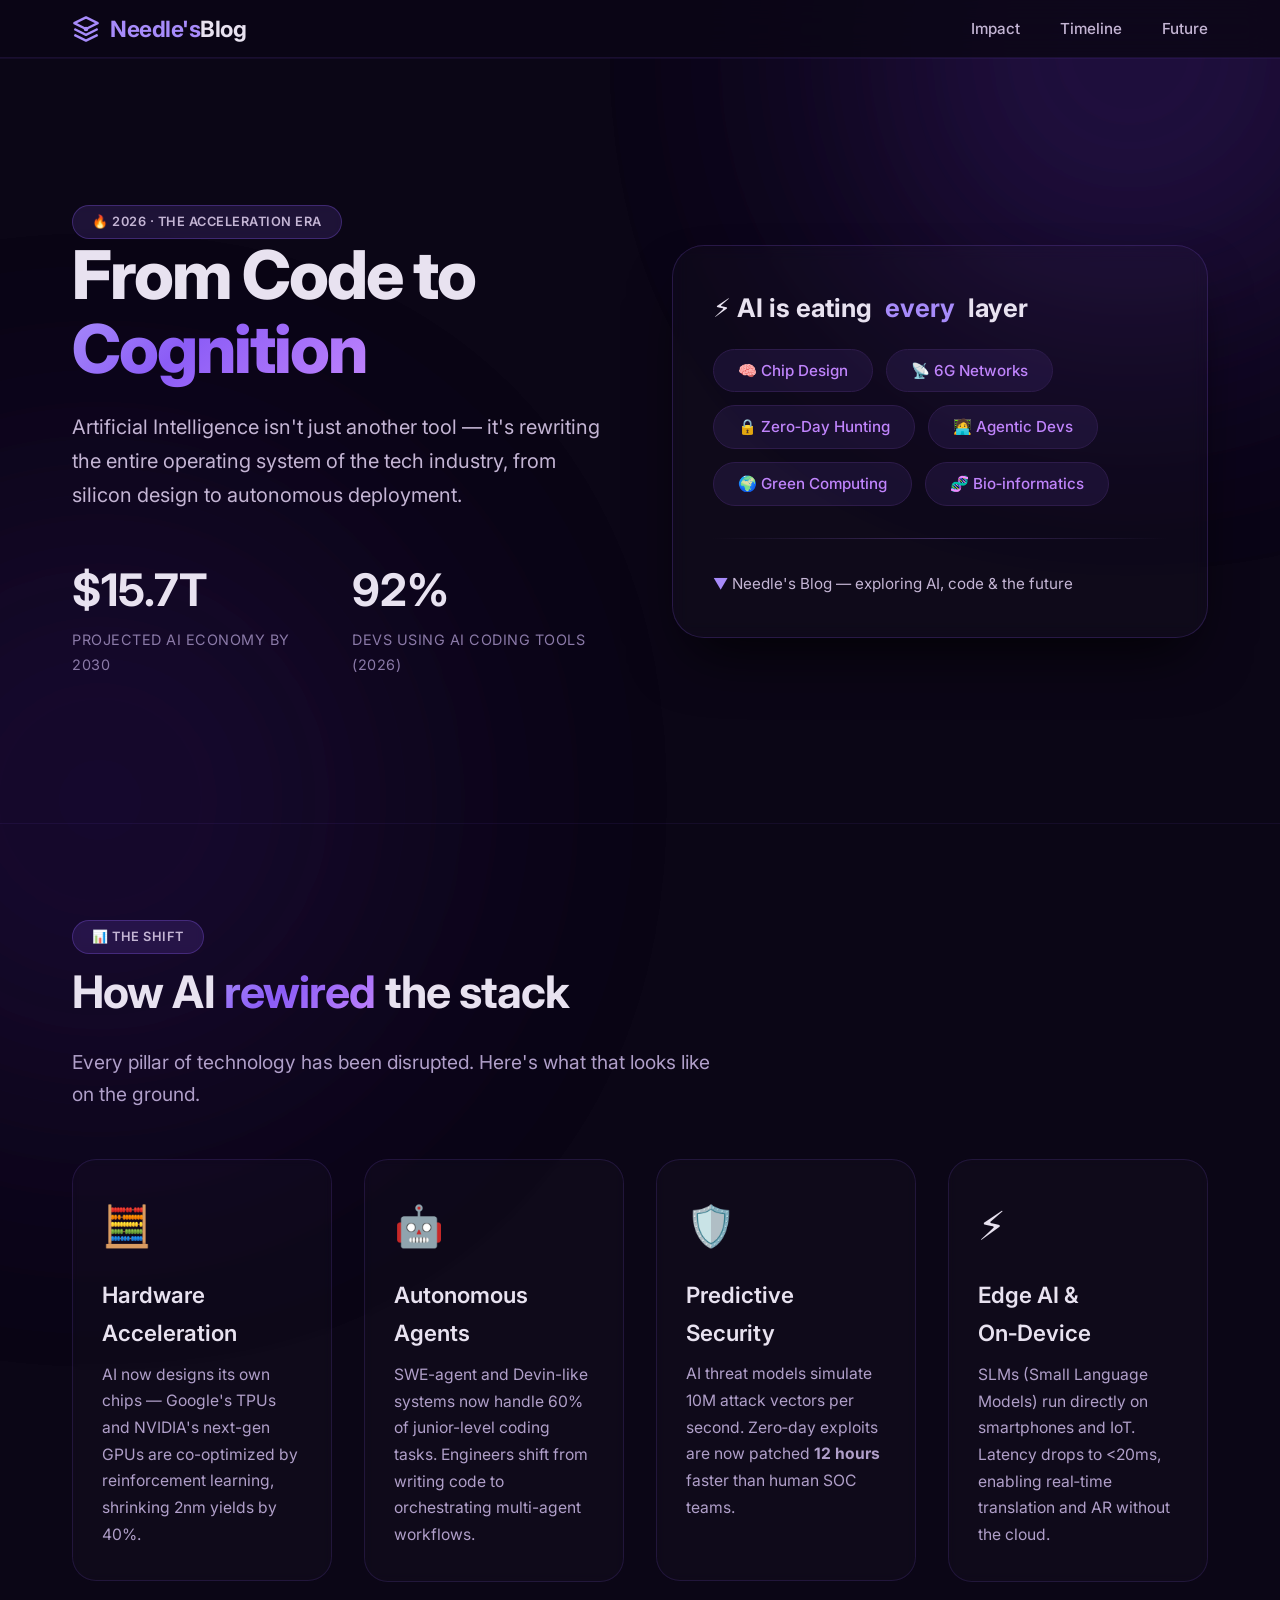
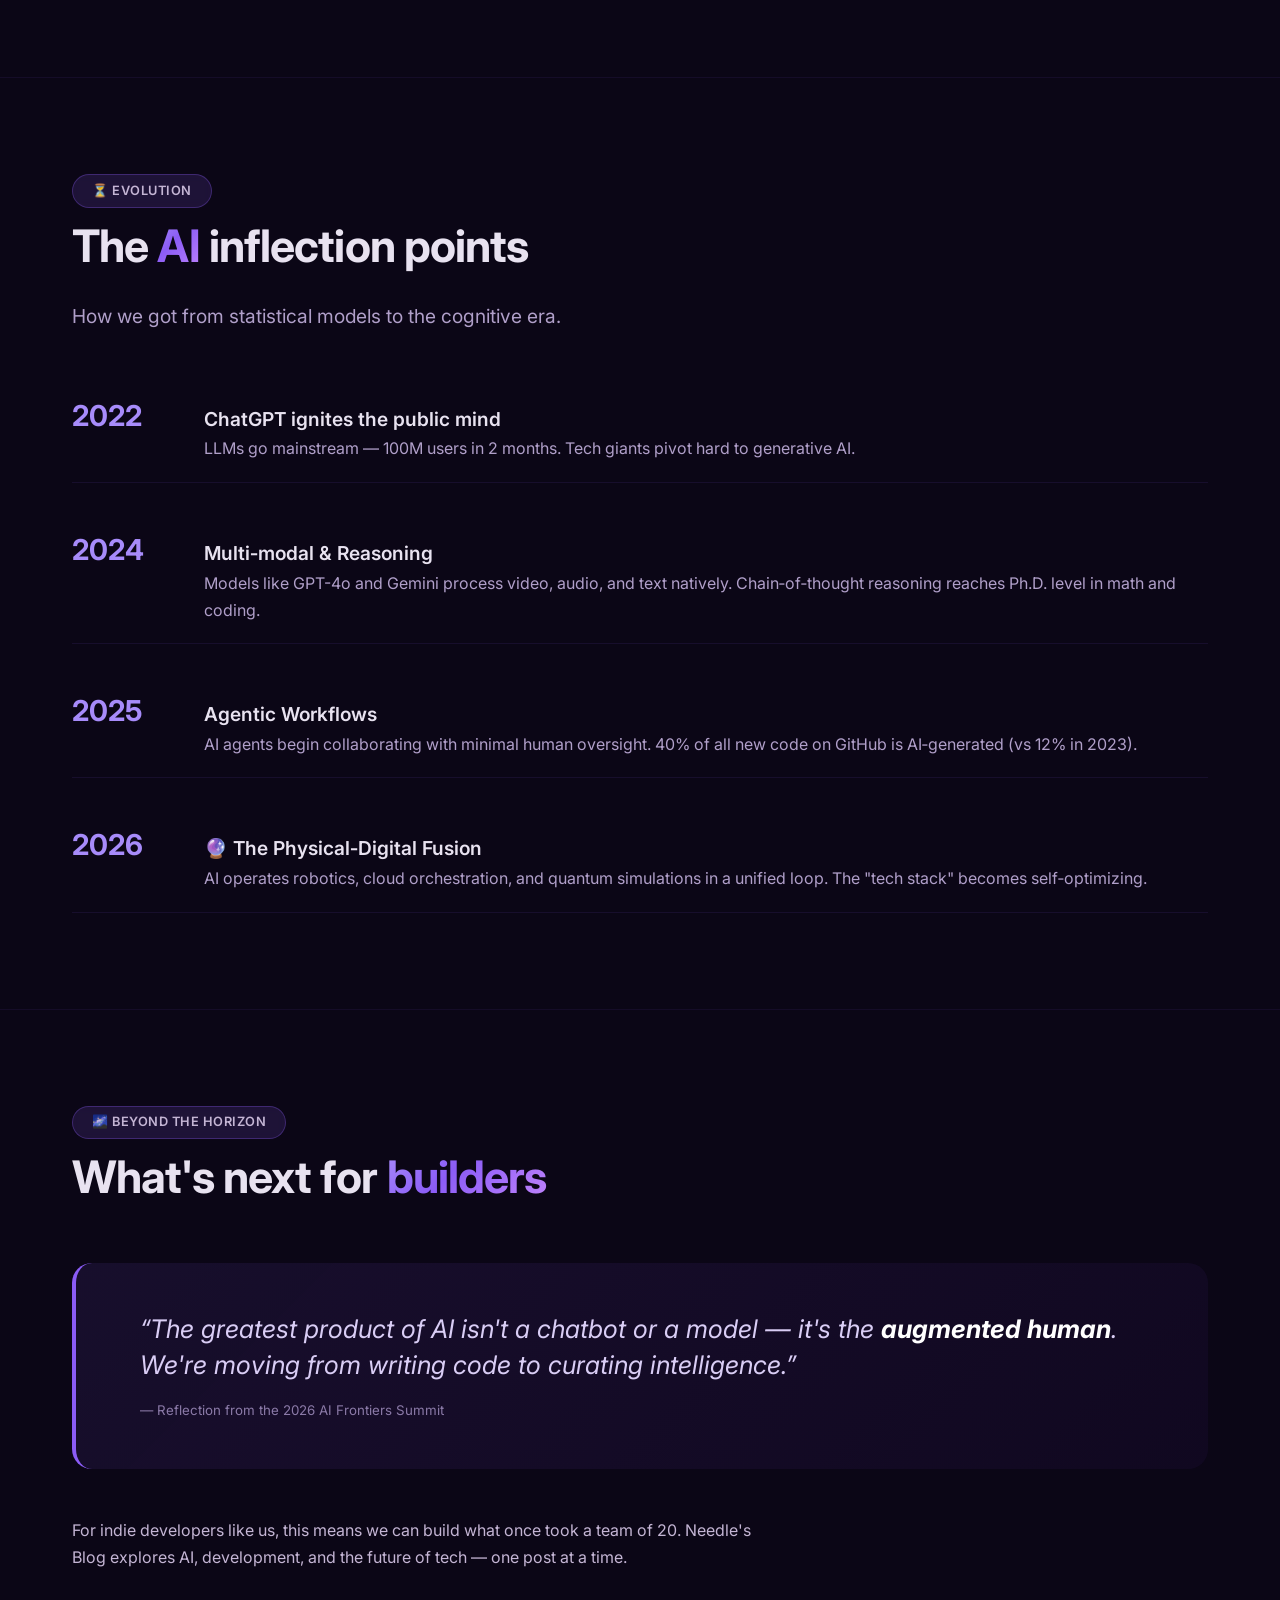
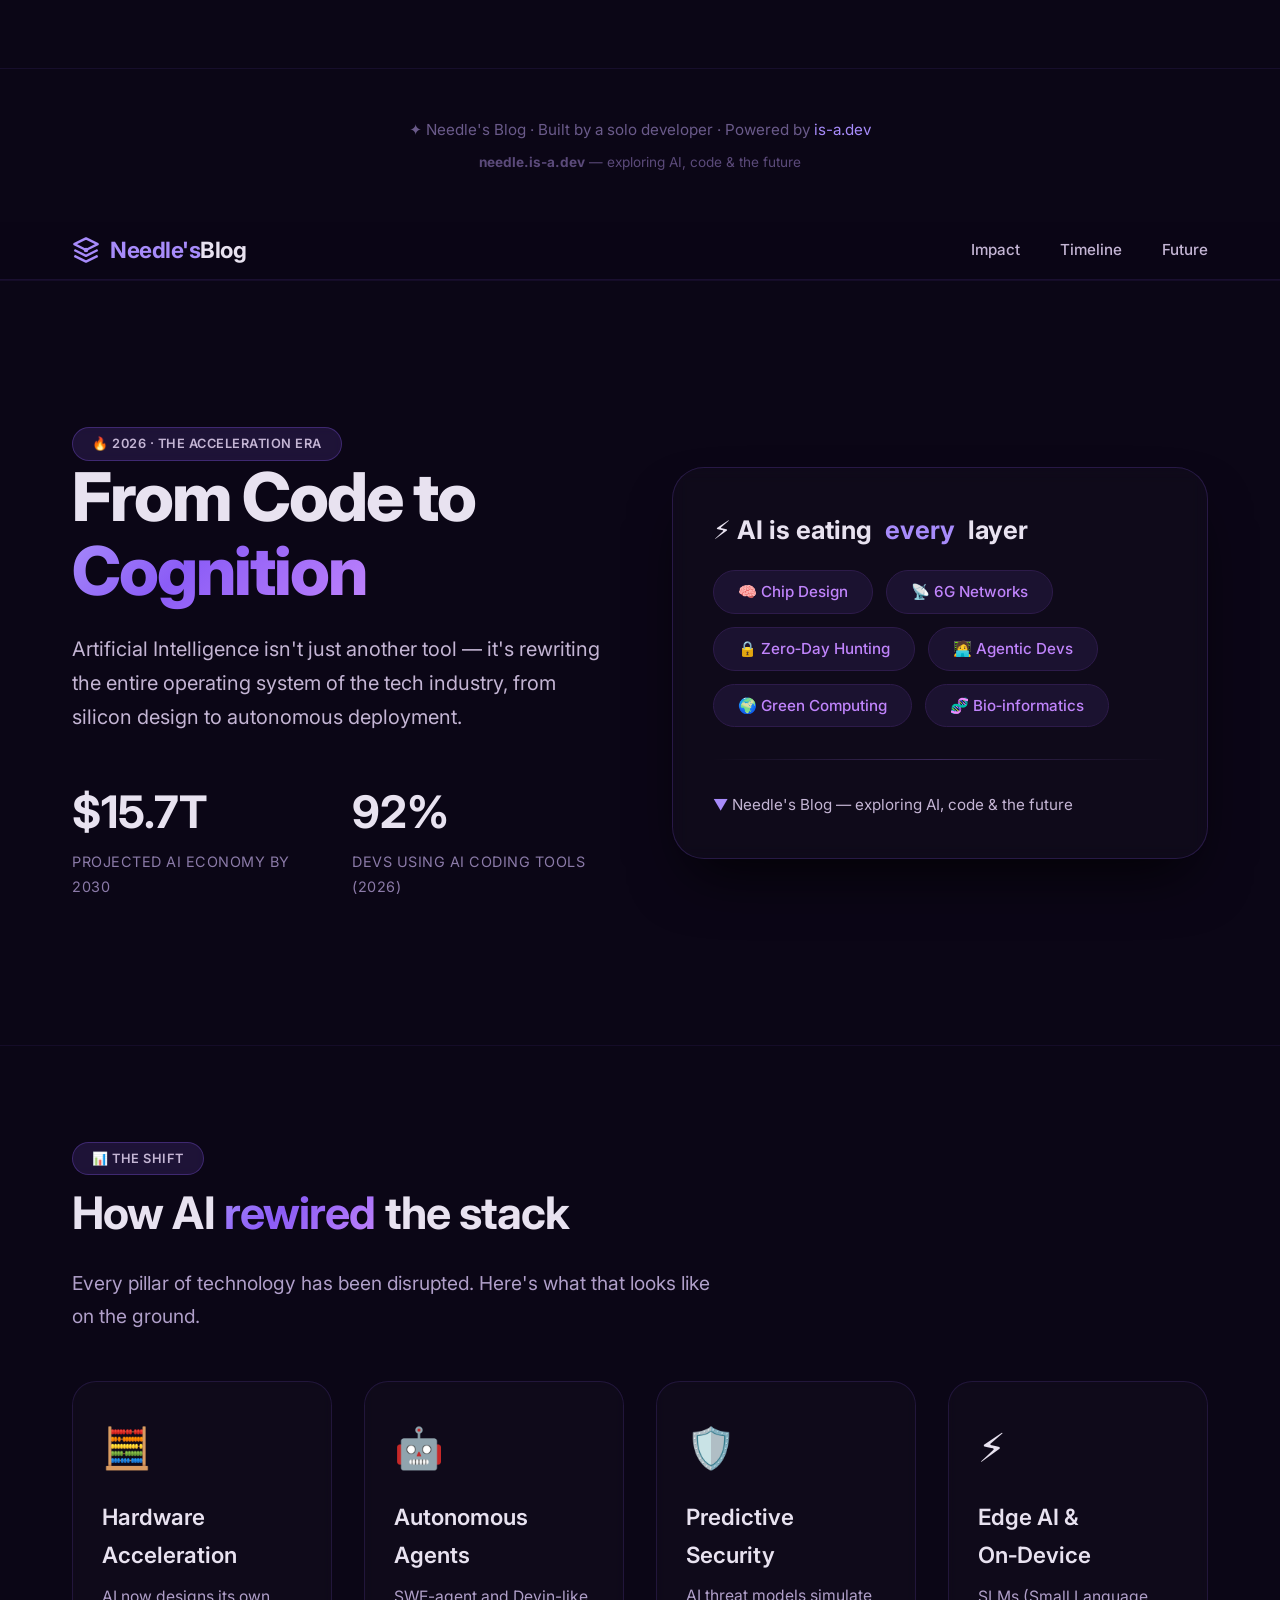
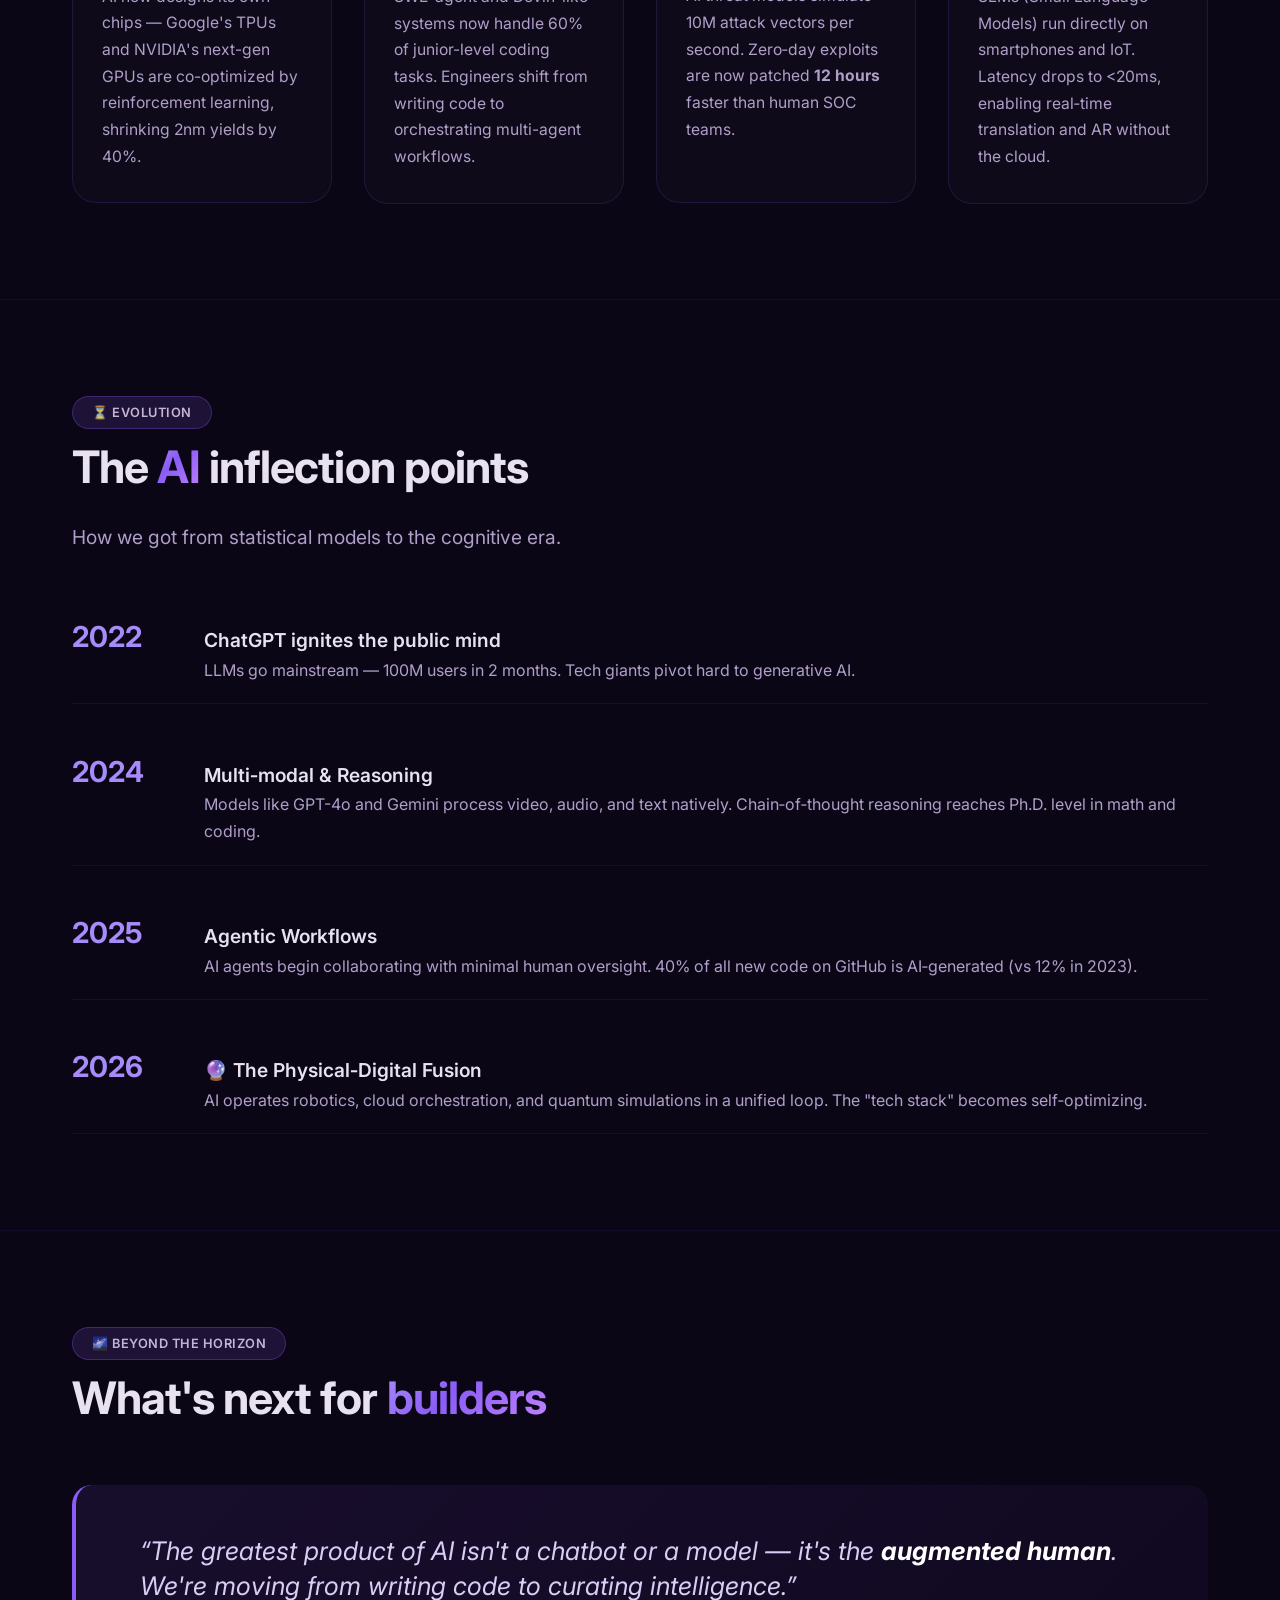
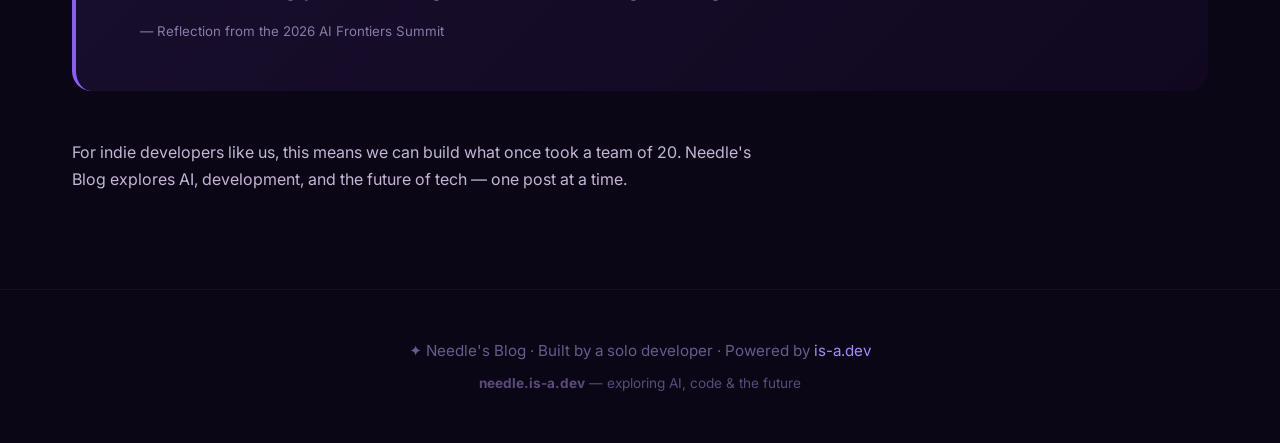
<file: index.html>
<!DOCTYPE html>
<html lang="en">
<head>
  <meta charset="UTF-8" />
  <meta name="viewport" content="width=device-width, initial-scale=1.0" />
  <meta name="google-site-verification" content= google34765e5cb8d142ef  />
  <title>Needle's Blog · AI & Tech</title>
  <link rel="stylesheet" href="style.css" />
  <link rel="preconnect" href="https://fonts.googleapis.com" />
  <link rel="preconnect" href="https://fonts.gstatic.com" crossorigin />
  <link href="https://fonts.googleapis.com/css2?family=Inter:opsz@14..32&display=swap" rel="stylesheet" />
</head>
<body>

  <!-- Glow Orbs -->
  <div class="glow-orb orb1"></div>
  <div class="glow-orb orb2"></div>

  <!-- HEADER (UPDATED - More professional, no "Get .dev" button) -->
  <header>
    <div class="container nav">
      <div class="logo">
        <svg width="28" height="28" viewBox="0 0 24 24" fill="none" xmlns="http://www.w3.org/2000/svg" style="display:inline-block; vertical-align:middle; margin-right:10px;">
          <path d="M12 2L2 7L12 12L22 7L12 2Z" stroke="#a78bfa" stroke-width="2" stroke-linejoin="round"/>
          <path d="M2 17L12 22L22 17" stroke="#a78bfa" stroke-width="2" stroke-linejoin="round"/>
          <path d="M2 12L12 17L22 12" stroke="#a78bfa" stroke-width="2" stroke-linejoin="round"/>
          <circle cx="12" cy="12" r="2" fill="#a78bfa" stroke="none"/>
        </svg>
        <span>Needle's</span> Blog
      </div>
      <div class="nav-links">
        <a href="#impact">Impact</a>
        <a href="#timeline">Timeline</a>
        <a href="#future">Future</a>
      </div>
    </div>
  </header>

  <!-- HERO SECTION -->
  <section class="hero">
    <div class="container hero-grid">
      <div>
        <span class="badge">🔥 2026 · The Acceleration Era</span>
        <h1>
          From Code to<br />
          <span class="gradient-text">Cognition</span>
        </h1>
        <p>Artificial Intelligence isn't just another tool — it's rewriting the entire operating system of the tech industry, from silicon design to autonomous deployment.</p>
        <div class="hero-stats">
          <div><span class="num">$15.7T</span><div class="label">Projected AI Economy by 2030</div></div>
          <div><span class="num">92%</span><div class="label">Devs using AI coding tools (2026)</div></div>
        </div>
      </div>
      <div class="hero-visual">
        <h3>⚡ AI is eating <span class="purple-text">every</span> layer</h3>
        <div class="pill-list">
          <span class="pill">🧠 <span class="highlight">Chip Design</span></span>
          <span class="pill">📡 <span class="highlight">6G Networks</span></span>
          <span class="pill">🔒 <span class="highlight">Zero‑Day Hunting</span></span>
          <span class="pill">🧑‍💻 <span class="highlight">Agentic Devs</span></span>
          <span class="pill">🌍 <span class="highlight">Green Computing</span></span>
          <span class="pill">🧬 <span class="highlight">Bio‑informatics</span></span>
        </div>
        <div class="divider-line"></div>
        <p style="color:#c4b5d4; font-size:0.95rem; margin:0;">
          <span style="color:#a78bfa;">▼</span> Needle's Blog — exploring AI, code & the future
        </p>
      </div>
    </div>
  </section>

  <!-- IMPACT SECTION -->
  <section id="impact">
    <div class="container">
      <div class="fade-up">
        <span class="badge">📊 The Shift</span>
        <h2 class="section-title">How AI <span class="gradient-text">rewired</span> the stack</h2>
        <p class="section-sub">Every pillar of technology has been disrupted. Here's what that looks like on the ground.</p>
      </div>
      <div class="card-grid">
        <div class="impact-card fade-up">
          <span class="icon">🧮</span>
          <h4>Hardware Acceleration</h4>
          <p>AI now designs its own chips — Google's TPUs and NVIDIA's next-gen GPUs are co-optimized by reinforcement learning, shrinking 2nm yields by 40%.</p>
        </div>
        <div class="impact-card fade-up">
          <span class="icon">🤖</span>
          <h4>Autonomous Agents</h4>
          <p>SWE-agent and Devin-like systems now handle 60% of junior-level coding tasks. Engineers shift from writing code to orchestrating multi-agent workflows.</p>
        </div>
        <div class="impact-card fade-up">
          <span class="icon">🛡️</span>
          <h4>Predictive Security</h4>
          <p>AI threat models simulate 10M attack vectors per second. Zero‑day exploits are now patched <strong>12 hours</strong> faster than human SOC teams.</p>
        </div>
        <div class="impact-card fade-up">
          <span class="icon">⚡</span>
          <h4>Edge AI &amp; On‑Device</h4>
          <p>SLMs (Small Language Models) run directly on smartphones and IoT. Latency drops to <20ms, enabling real‑time translation and AR without the cloud.</p>
        </div>
      </div>
    </div>
  </section>

  <!-- TIMELINE SECTION -->
  <section id="timeline">
    <div class="container">
      <div class="fade-up">
        <span class="badge">⏳ Evolution</span>
        <h2 class="section-title">The <span class="gradient-text">AI</span> inflection points</h2>
        <p class="section-sub">How we got from statistical models to the cognitive era.</p>
      </div>
      <div class="timeline">
        <div class="tl-item fade-up">
          <div class="tl-year">2022</div>
          <div class="tl-content"><h5>ChatGPT ignites the public mind</h5><p>LLMs go mainstream — 100M users in 2 months. Tech giants pivot hard to generative AI.</p></div>
        </div>
        <div class="tl-item fade-up">
          <div class="tl-year">2024</div>
          <div class="tl-content"><h5>Multi‑modal &amp; Reasoning</h5><p>Models like GPT-4o and Gemini process video, audio, and text natively. Chain‑of‑thought reasoning reaches Ph.D. level in math and coding.</p></div>
        </div>
        <div class="tl-item fade-up">
          <div class="tl-year">2025</div>
          <div class="tl-content"><h5>Agentic Workflows</h5><p>AI agents begin collaborating with minimal human oversight. 40% of all new code on GitHub is AI‑generated (vs 12% in 2023).</p></div>
        </div>
        <div class="tl-item fade-up">
          <div class="tl-year">2026</div>
          <div class="tl-content"><h5>🔮 The Physical‑Digital Fusion</h5><p>AI operates robotics, cloud orchestration, and quantum simulations in a unified loop. The "tech stack" becomes self‑optimizing.</p></div>
        </div>
      </div>
    </div>
  </section>

  <!-- FUTURE / QUOTE SECTION -->
  <section id="future">
    <div class="container">
      <div class="fade-up">
        <span class="badge">🌌 Beyond the Horizon</span>
        <h2 class="section-title">What's next for <span class="gradient-text">builders</span></h2>
      </div>
      <div class="quote-block fade-up">
        <p>“The greatest product of AI isn't a chatbot or a model — it's the <strong style="color:white;">augmented human</strong>. We're moving from writing code to curating intelligence.”</p>
        <small>— Reflection from the 2026 AI Frontiers Summit</small>
      </div>
      <p style="color:#c4b5d4; max-width: 700px;" class="fade-up">
        For indie developers like us, this means we can build what once took a team of 20. Needle's Blog explores AI, development, and the future of tech — one post at a time.
      </p>
    </div>
  </section>

  <!-- FOOTER -->
  <footer>
    <div class="container">
      <p style="margin-bottom:0.5rem;">
        ✦ Needle's Blog · Built by a solo developer · Powered by <a href="https://is-a.dev" target="_blank">is-a.dev</a>
      </p>
      <p style="font-size:0.85rem; color:#5b4a7a;">
        <strong>needle.is-a.dev</strong> — exploring AI, code &amp; the future
      </p>
    </div>
  </footer>

  <script src="script.js" defer></script>
</body>
                                 </html><!DOCTYPE html>
<html lang="en">
<head>
  <meta charset="UTF-8" />
  <meta name="viewport" content="width=device-width, initial-scale=1.0" />
  <title>Needle's Blog · AI & Tech</title>
  <link rel="stylesheet" href="style.css" />
  <link rel="preconnect" href="https://fonts.googleapis.com" />
  <link rel="preconnect" href="https://fonts.gstatic.com" crossorigin />
  <link href="https://fonts.googleapis.com/css2?family=Inter:opsz@14..32&display=swap" rel="stylesheet" />
</head>
<body>

  <!-- Glow Orbs -->
  <div class="glow-orb orb1"></div>
  <div class="glow-orb orb2"></div>

  <!-- HEADER (UPDATED - More professional, no "Get .dev" button) -->
  <header>
    <div class="container nav">
      <div class="logo">
        <svg width="28" height="28" viewBox="0 0 24 24" fill="none" xmlns="http://www.w3.org/2000/svg" style="display:inline-block; vertical-align:middle; margin-right:10px;">
          <path d="M12 2L2 7L12 12L22 7L12 2Z" stroke="#a78bfa" stroke-width="2" stroke-linejoin="round"/>
          <path d="M2 17L12 22L22 17" stroke="#a78bfa" stroke-width="2" stroke-linejoin="round"/>
          <path d="M2 12L12 17L22 12" stroke="#a78bfa" stroke-width="2" stroke-linejoin="round"/>
          <circle cx="12" cy="12" r="2" fill="#a78bfa" stroke="none"/>
        </svg>
        <span>Needle's</span> Blog
      </div>
      <div class="nav-links">
        <a href="#impact">Impact</a>
        <a href="#timeline">Timeline</a>
        <a href="#future">Future</a>
      </div>
    </div>
  </header>

  <!-- HERO SECTION -->
  <section class="hero">
    <div class="container hero-grid">
      <div>
        <span class="badge">🔥 2026 · The Acceleration Era</span>
        <h1>
          From Code to<br />
          <span class="gradient-text">Cognition</span>
        </h1>
        <p>Artificial Intelligence isn't just another tool — it's rewriting the entire operating system of the tech industry, from silicon design to autonomous deployment.</p>
        <div class="hero-stats">
          <div><span class="num">$15.7T</span><div class="label">Projected AI Economy by 2030</div></div>
          <div><span class="num">92%</span><div class="label">Devs using AI coding tools (2026)</div></div>
        </div>
      </div>
      <div class="hero-visual">
        <h3>⚡ AI is eating <span class="purple-text">every</span> layer</h3>
        <div class="pill-list">
          <span class="pill">🧠 <span class="highlight">Chip Design</span></span>
          <span class="pill">📡 <span class="highlight">6G Networks</span></span>
          <span class="pill">🔒 <span class="highlight">Zero‑Day Hunting</span></span>
          <span class="pill">🧑‍💻 <span class="highlight">Agentic Devs</span></span>
          <span class="pill">🌍 <span class="highlight">Green Computing</span></span>
          <span class="pill">🧬 <span class="highlight">Bio‑informatics</span></span>
        </div>
        <div class="divider-line"></div>
        <p style="color:#c4b5d4; font-size:0.95rem; margin:0;">
          <span style="color:#a78bfa;">▼</span> Needle's Blog — exploring AI, code & the future
        </p>
      </div>
    </div>
  </section>

  <!-- IMPACT SECTION -->
  <section id="impact">
    <div class="container">
      <div class="fade-up">
        <span class="badge">📊 The Shift</span>
        <h2 class="section-title">How AI <span class="gradient-text">rewired</span> the stack</h2>
        <p class="section-sub">Every pillar of technology has been disrupted. Here's what that looks like on the ground.</p>
      </div>
      <div class="card-grid">
        <div class="impact-card fade-up">
          <span class="icon">🧮</span>
          <h4>Hardware Acceleration</h4>
          <p>AI now designs its own chips — Google's TPUs and NVIDIA's next-gen GPUs are co-optimized by reinforcement learning, shrinking 2nm yields by 40%.</p>
        </div>
        <div class="impact-card fade-up">
          <span class="icon">🤖</span>
          <h4>Autonomous Agents</h4>
          <p>SWE-agent and Devin-like systems now handle 60% of junior-level coding tasks. Engineers shift from writing code to orchestrating multi-agent workflows.</p>
        </div>
        <div class="impact-card fade-up">
          <span class="icon">🛡️</span>
          <h4>Predictive Security</h4>
          <p>AI threat models simulate 10M attack vectors per second. Zero‑day exploits are now patched <strong>12 hours</strong> faster than human SOC teams.</p>
        </div>
        <div class="impact-card fade-up">
          <span class="icon">⚡</span>
          <h4>Edge AI &amp; On‑Device</h4>
          <p>SLMs (Small Language Models) run directly on smartphones and IoT. Latency drops to <20ms, enabling real‑time translation and AR without the cloud.</p>
        </div>
      </div>
    </div>
  </section>

  <!-- TIMELINE SECTION -->
  <section id="timeline">
    <div class="container">
      <div class="fade-up">
        <span class="badge">⏳ Evolution</span>
        <h2 class="section-title">The <span class="gradient-text">AI</span> inflection points</h2>
        <p class="section-sub">How we got from statistical models to the cognitive era.</p>
      </div>
      <div class="timeline">
        <div class="tl-item fade-up">
          <div class="tl-year">2022</div>
          <div class="tl-content"><h5>ChatGPT ignites the public mind</h5><p>LLMs go mainstream — 100M users in 2 months. Tech giants pivot hard to generative AI.</p></div>
        </div>
        <div class="tl-item fade-up">
          <div class="tl-year">2024</div>
          <div class="tl-content"><h5>Multi‑modal &amp; Reasoning</h5><p>Models like GPT-4o and Gemini process video, audio, and text natively. Chain‑of‑thought reasoning reaches Ph.D. level in math and coding.</p></div>
        </div>
        <div class="tl-item fade-up">
          <div class="tl-year">2025</div>
          <div class="tl-content"><h5>Agentic Workflows</h5><p>AI agents begin collaborating with minimal human oversight. 40% of all new code on GitHub is AI‑generated (vs 12% in 2023).</p></div>
        </div>
        <div class="tl-item fade-up">
          <div class="tl-year">2026</div>
          <div class="tl-content"><h5>🔮 The Physical‑Digital Fusion</h5><p>AI operates robotics, cloud orchestration, and quantum simulations in a unified loop. The "tech stack" becomes self‑optimizing.</p></div>
        </div>
      </div>
    </div>
  </section>

  <!-- FUTURE / QUOTE SECTION -->
  <section id="future">
    <div class="container">
      <div class="fade-up">
        <span class="badge">🌌 Beyond the Horizon</span>
        <h2 class="section-title">What's next for <span class="gradient-text">builders</span></h2>
      </div>
      <div class="quote-block fade-up">
        <p>“The greatest product of AI isn't a chatbot or a model — it's the <strong style="color:white;">augmented human</strong>. We're moving from writing code to curating intelligence.”</p>
        <small>— Reflection from the 2026 AI Frontiers Summit</small>
      </div>
      <p style="color:#c4b5d4; max-width: 700px;" class="fade-up">
        For indie developers like us, this means we can build what once took a team of 20. Needle's Blog explores AI, development, and the future of tech — one post at a time.
      </p>
    </div>
  </section>

  <!-- FOOTER -->
  <footer>
    <div class="container">
      <p style="margin-bottom:0.5rem;">
        ✦ Needle's Blog · Built by a solo developer · Powered by <a href="https://is-a.dev" target="_blank">is-a.dev</a>
      </p>
      <p style="font-size:0.85rem; color:#5b4a7a;">
        <strong>needle.is-a.dev</strong> — exploring AI, code &amp; the future
      </p>
    </div>
  </footer>

  <script src="script.js" defer></script>
</body>
        </html>
</file>
<file: style.css>
/* ---------- RESET & BASE ---------- */
* { margin: 0; padding: 0; box-sizing: border-box; }
html { scroll-behavior: smooth; }
body {
  font-family: 'Inter', system-ui, -apple-system, sans-serif;
  background: #0b0616;
  color: #e8e2f0;
  line-height: 1.7;
  overflow-x: hidden;
}

/* ---------- SCROLLBAR ---------- */
::-webkit-scrollbar { width: 8px; }
::-webkit-scrollbar-track { background: #1a0f2a; }
::-webkit-scrollbar-thumb { background: #7c3aed; border-radius: 12px; }

/* ---------- UTILITY ---------- */
.container { max-width: 1200px; margin: 0 auto; padding: 0 2rem; }
.gradient-text {
  background: linear-gradient(135deg, #a78bfa 0%, #8b5cf6 40%, #c084fc 100%);
  -webkit-background-clip: text;
  -webkit-text-fill-color: transparent;
  background-clip: text;
}
.purple-text { color: #a78bfa; }
.badge {
  display: inline-block;
  background: rgba(139, 92, 246, 0.15);
  border: 1px solid rgba(139, 92, 246, 0.30);
  padding: 0.3rem 1.2rem;
  border-radius: 40px;
  font-size: 0.8rem;
  font-weight: 600;
  letter-spacing: 0.5px;
  color: #c4b5d4;
  text-transform: uppercase;
  backdrop-filter: blur(4px);
}
.section-title { font-size: 2.8rem; font-weight: 700; margin-bottom: 1rem; letter-spacing: -0.02em; }
.section-sub { font-size: 1.2rem; color: #b09fc9; max-width: 640px; }

/* ---------- GLOW ORBS ---------- */
.glow-orb {
  position: fixed;
  border-radius: 50%;
  filter: blur(140px);
  pointer-events: none;
  z-index: 0;
}
.orb1 { width: 500px; height: 500px; background: #7c3aed; top: -200px; right: -100px; opacity: 0.15; }
.orb2 { width: 600px; height: 600px; background: #4c1d95; bottom: -200px; left: -200px; opacity: 0.12; }

/* ---------- HEADER (PROFESSIONAL) ---------- */
header {
  position: sticky;
  top: 0;
  z-index: 50;
  backdrop-filter: blur(16px);
  background: rgba(11, 6, 22, 0.85);
  border-bottom: 1px solid rgba(139, 92, 246, 0.12);
  padding: 0.6rem 0;
}
.nav {
  display: flex;
  justify-content: space-between;
  align-items: center;
}
.logo {
  font-size: 1.4rem;
  font-weight: 700;
  letter-spacing: -0.5px;
  display: flex;
  align-items: center;
}
.logo span { color: #a78bfa; }
.nav-links {
  display: flex;
  gap: 2.5rem;
  align-items: center;
}
.nav-links a {
  color: #c4b5d4;
  text-decoration: none;
  font-size: 0.95rem;
  font-weight: 500;
  position: relative;
  transition: color 0.3s ease;
  padding: 0.3rem 0;
}
.nav-links a::after {
  content: '';
  position: absolute;
  bottom: 0;
  left: 0;
  width: 0;
  height: 2px;
  background: #a78bfa;
  transition: width 0.3s ease;
}
.nav-links a:hover {
  color: #ffffff;
}
.nav-links a:hover::after {
  width: 100%;
}

/* ---------- HERO ---------- */
.hero {
  position: relative;
  z-index: 2;
  min-height: 85vh;
  display: flex;
  align-items: center;
  padding: 3rem 0;
}
.hero-grid {
  display: grid;
  grid-template-columns: 1fr 1fr;
  gap: 4rem;
  align-items: center;
}
.hero h1 { font-size: 4.2rem; font-weight: 800; line-height: 1.1; letter-spacing: -0.03em; margin-bottom: 1.5rem; }
.hero p { font-size: 1.25rem; color: #c4b5d4; max-width: 540px; margin-bottom: 2.5rem; }
.hero-stats { display: flex; gap: 3rem; margin-top: 1rem; }
.hero-stats div { text-align: left; }
.hero-stats .num { font-size: 2.8rem; font-weight: 700; color: #e8e2f0; }
.hero-stats .label { font-size: 0.9rem; color: #8b7aa8; text-transform: uppercase; letter-spacing: 0.5px; }
.hero-visual {
  background: rgba(255,255,255,0.02);
  border: 1px solid rgba(139, 92, 246, 0.20);
  border-radius: 32px;
  padding: 2.5rem;
  backdrop-filter: blur(8px);
  box-shadow: 0 30px 60px -20px rgba(0,0,0,0.8);
}
.hero-visual h3 { font-size: 1.6rem; margin-bottom: 1.2rem; display: flex; align-items: center; gap: 0.8rem; }
.pill-list { display: flex; flex-wrap: wrap; gap: 0.8rem; }
.pill {
  background: rgba(139, 92, 246, 0.10);
  border: 1px solid #2d1b4a;
  padding: 0.5rem 1.5rem;
  border-radius: 60px;
  font-size: 0.95rem;
  font-weight: 500;
}
.pill .highlight { color: #c084fc; }
.divider-line { margin: 2rem 0; height: 1px; background: linear-gradient(to right, transparent, #3d2a5c, transparent); }

/* ---------- SECTIONS ---------- */
section { position: relative; z-index: 2; padding: 6rem 0; border-top: 1px solid rgba(139, 92, 246, 0.08); }

/* ---------- IMPACT CARDS ---------- */
.card-grid {
  display: grid;
  grid-template-columns: repeat(auto-fit, minmax(260px, 1fr));
  gap: 2rem;
  margin-top: 3rem;
}
.impact-card {
  background: rgba(255,255,255,0.02);
  border: 1px solid rgba(139, 92, 246, 0.15);
  border-radius: 24px;
  padding: 2rem 1.8rem;
  transition: transform 0.3s ease, border-color 0.3s ease, box-shadow 0.3s ease;
  backdrop-filter: blur(4px);
}
.impact-card:hover {
  transform: translateY(-6px);
  border-color: #8b5cf6;
  box-shadow: 0 20px 40px -16px rgba(139, 92, 246, 0.30);
}
.impact-card .icon { font-size: 2.5rem; margin-bottom: 1rem; display: block; }
.impact-card h4 { font-size: 1.4rem; font-weight: 600; margin-bottom: 0.6rem; }
.impact-card p { color: #b09fc9; font-size: 0.98rem; }

/* ---------- TIMELINE ---------- */
.timeline { display: flex; flex-direction: column; gap: 1.5rem; margin-top: 2.5rem; }
.tl-item {
  display: flex;
  align-items: baseline;
  gap: 2rem;
  padding: 1.2rem 0;
  border-bottom: 1px solid rgba(139, 92, 246, 0.10);
}
.tl-year { font-size: 1.8rem; font-weight: 700; color: #a78bfa; min-width: 100px; }
.tl-content h5 { font-size: 1.2rem; font-weight: 600; }
.tl-content p { color: #b09fc9; }

/* ---------- QUOTE ---------- */
.quote-block {
  background: linear-gradient(135deg, rgba(139, 92, 246, 0.10), rgba(124, 58, 237, 0.05));
  border-left: 4px solid #8b5cf6;
  border-radius: 20px;
  padding: 3rem 4rem;
  margin: 3rem 0;
}
.quote-block p { font-size: 1.6rem; font-weight: 400; line-height: 1.4; font-style: italic; color: #d9cdf5; }
.quote-block small { display: block; margin-top: 1rem; color: #8b7aa8; font-style: normal; }

/* ---------- FOOTER ---------- */
footer {
  position: relative;
  z-index: 2;
  border-top: 1px solid rgba(139, 92, 246, 0.10);
  padding: 3rem 0;
  text-align: center;
  color: #6a5a8a;
  font-size: 0.95rem;
}
footer a { color: #a78bfa; text-decoration: none; }
footer a:hover { text-decoration: underline; }

/* ---------- SCROLL ANIMATIONS ---------- */
.fade-up {
  opacity: 0;
  transform: translateY(40px);
  transition: all 0.8s cubic-bezier(0.25, 0.46, 0.45, 0.94);
}
.fade-up.visible { opacity: 1; transform: translateY(0); }

/* ---------- RESPONSIVE ---------- */
@media (max-width: 900px) {
  .hero-grid { grid-template-columns: 1fr; gap: 2rem; }
  .hero h1 { font-size: 3rem; }
  .section-title { font-size: 2.2rem; }
  .nav-links { gap: 1.5rem; }
}
@media (max-width: 600px) {
  .nav-links { gap: 1rem; }
  .nav-links a { font-size: 0.85rem; }
  .hero h1 { font-size: 2.4rem; }
  .hero-stats { flex-wrap: wrap; gap: 1.5rem; }
  .hero-stats .num { font-size: 2rem; }
  .tl-item { flex-direction: column; gap: 0.4rem; }
  .tl-year { min-width: auto; }
  .quote-block { padding: 2rem; }
  .quote-block p { font-size: 1.2rem; }
}
</file>
